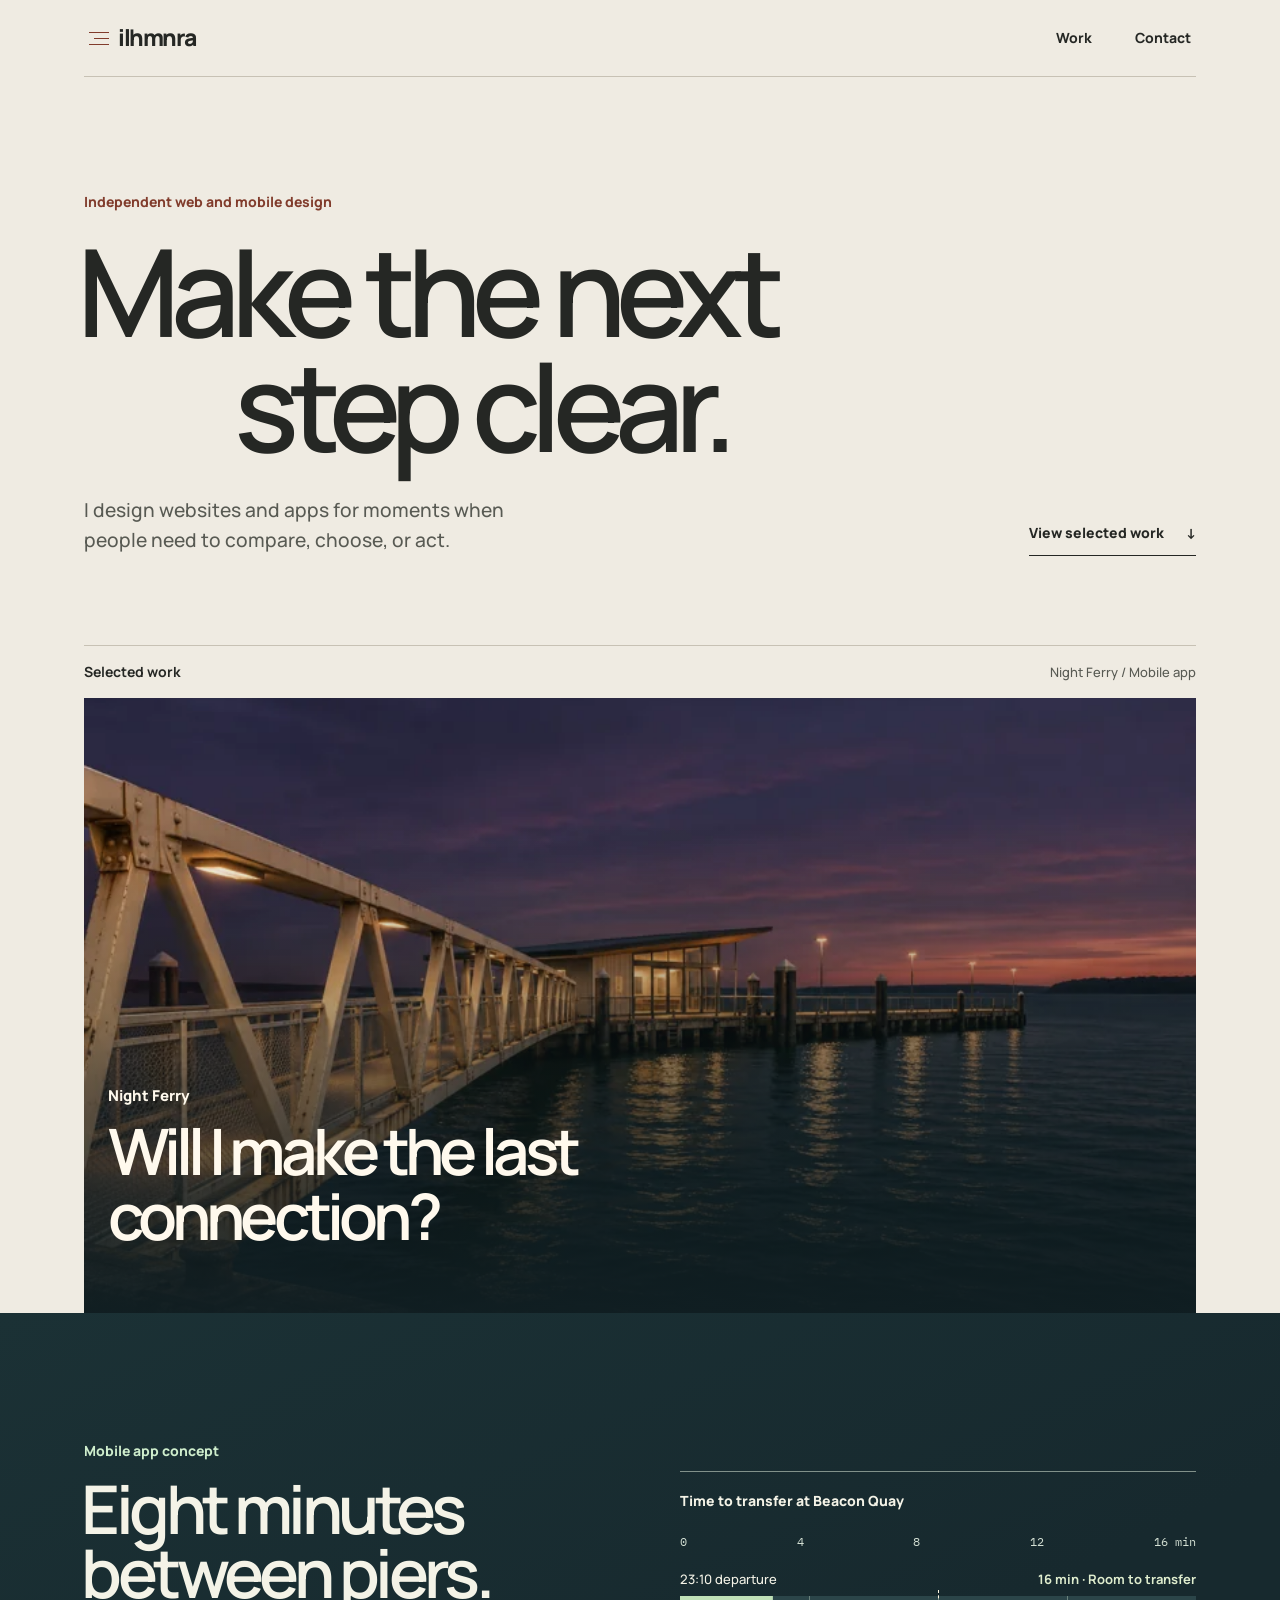
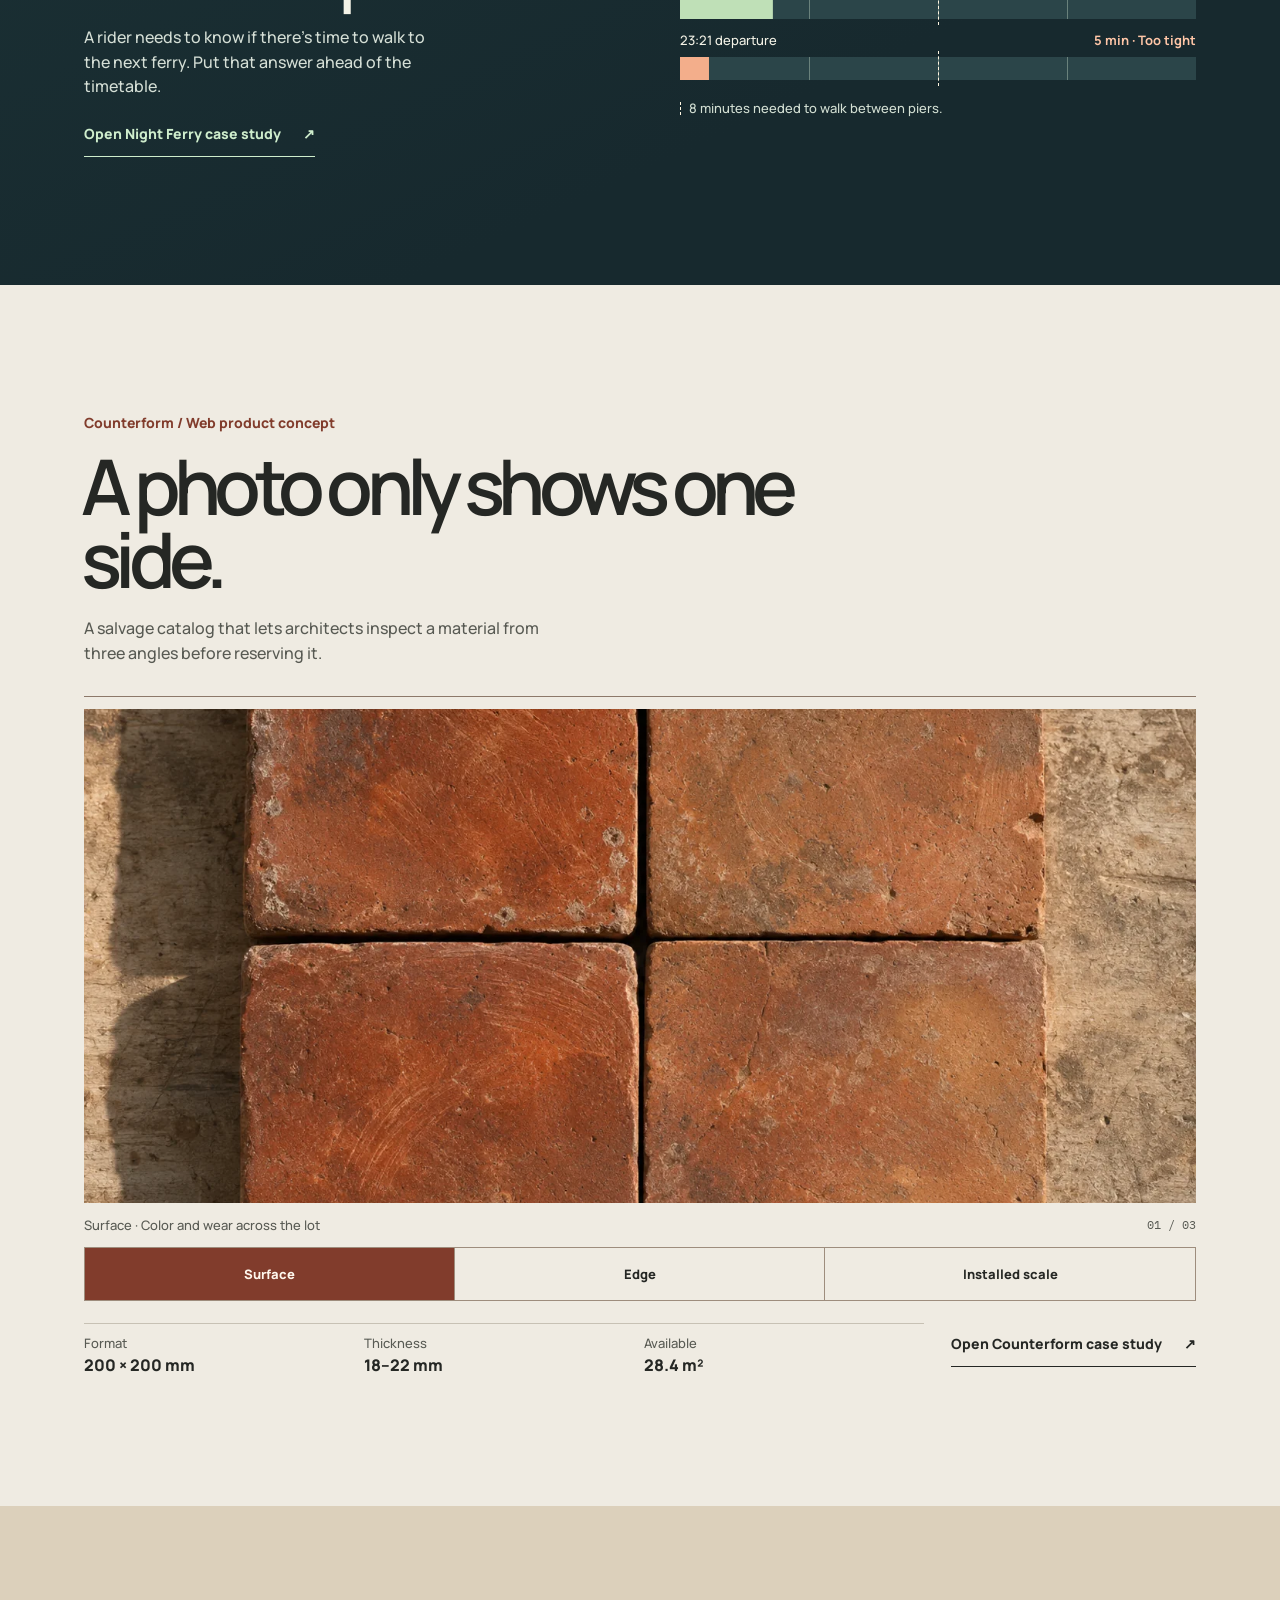
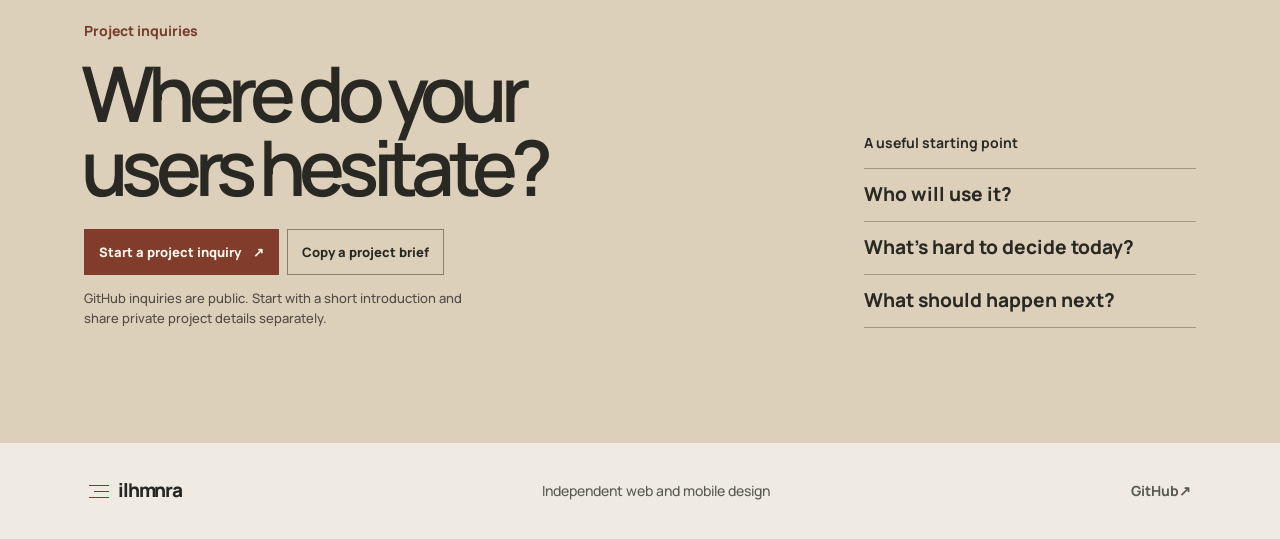
<file: site/index.html>
<!doctype html>
<html lang="en"><head>
<meta charset="utf-8">
<meta name="viewport" content="width=device-width,initial-scale=1">
<meta name="description" content="Web and mobile app design · Web and mobile design by Ilhmnra.">
<title>Web and mobile app design — Ilhmnra</title>
<link rel="icon" href="assets/mark.png">
<link rel="stylesheet" href="styles.css">
<script defer src="app.js"></script>
<script defer src="sequence.js"></script>
</head><body class="home"><a class="skip" href="#main">Skip to content</a>
<header class="mast shell">
  <a class="identity" href="./" aria-label="Ilhmnra home"><span class="mark" aria-hidden="true"></span> ilhmnra</a>
  <nav aria-label="Main"><a href="#work">Work</a><a href="#contact">Contact</a></nav>
</header>
<main id="main">
  <section class="premise shell" aria-labelledby="premise-title">
    <p class="service">Independent web and mobile design</p>
    <h1 id="premise-title"><span>Make the next</span> <span>step clear.</span></h1>
    <div class="premise-bottom">
      <p>I design websites and apps for moments when people need to compare, choose, or act.</p>
      <a class="text-link" href="#work">View selected work <span aria-hidden="true">↓</span></a>
    </div>
  </section>

  <section id="work" class="work-opening" aria-labelledby="work-title">
    <header class="chapter-label shell"><h2 id="work-title">Selected work</h2><span>Night Ferry <span aria-hidden="true">/</span> Mobile app</span></header>
    <figure class="waterfront">
      <div class="waterfront-frame">
        <picture>
          <source media="(max-width: 600px)" srcset="assets/harbor-small.webp">
          <img src="assets/harbor.webp" width="1536" height="1024" alt="A lamp-lit gangway leading toward a ferry terminal at night" data-optional-media fetchpriority="high">
        </picture>
        <figcaption><span>Night Ferry</span><strong>Will I make the last connection?</strong></figcaption>
      </div>
    </figure>
  </section>

  <section class="transfer-chapter" aria-labelledby="transfer-heading">
    <div class="shell transfer-layout">
      <div class="transfer-intro">
        <p class="service">Mobile app concept</p>
        <h2 id="transfer-heading">Eight minutes<br> between piers.</h2>
        <p>A rider needs to know if there’s time to walk to the next ferry. Put that answer ahead of the timetable.</p>
        <a class="text-link" href="night-ferry/">Open Night Ferry case study <span aria-hidden="true">↗</span></a>
      </div>
      <figure class="comparison">
        <figcaption>Time to transfer at Beacon Quay</figcaption>
        <div class="time-axis" aria-hidden="true"><span>0</span><span>4</span><span>8</span><span>12</span><span>16 min</span></div>
        <div class="time-track earlier">
          <div class="track-label"><span>23:10 departure</span><strong>16 min · Room to transfer</strong></div>
          <div class="track-rail" aria-hidden="true"><span class="track-fill"></span></div>
        </div>
        <div class="time-track later">
          <div class="track-label"><span>23:21 departure</span><strong>5 min · Too tight</strong></div>
          <div class="track-rail" aria-hidden="true"><span class="track-fill"></span></div>
        </div>
        <p class="walk-key">8 minutes needed to walk between piers.</p>
      </figure>
    </div>
  </section>

  <section class="shell materials" aria-labelledby="materials-title">
    <header class="materials-heading">
      <p class="service">Counterform / Web product concept</p>
      <h2 id="materials-title">A photo only shows one side.</h2>
      <p>A salvage catalog that lets architects inspect a material from three angles before reserving it.</p>
    </header>
    <div class="inspection">
      <figure class="inspection-view" id="lot-view">
        <div class="cf-image" id="lot-image"><img src="assets/surface.webp" width="1440" height="960" loading="lazy" alt="Terracotta tiles with worn edges and variable tones" data-optional-media></div>
        <figcaption><span id="view-caption" role="status">Surface · Color and wear across the lot</span><span class="view-index" id="view-index">01 / 03</span></figcaption>
      </figure>
      <div class="view-options" role="group" aria-label="Inspection angle">
        <button type="button" data-view="surface" aria-controls="lot-view" aria-pressed="true">Surface</button>
        <button type="button" data-view="edge" aria-controls="lot-view" aria-pressed="false">Edge</button>
        <button type="button" data-view="scale" aria-controls="lot-view" aria-pressed="false">Installed scale</button>
      </div>
      <div class="inspection-facts">
        <dl><div><dt>Format</dt><dd>200 × 200 mm</dd></div><div><dt>Thickness</dt><dd>18–22 mm</dd></div><div><dt>Available</dt><dd>28.4 m²</dd></div></dl>
        <a class="text-link" href="counterform/">Open Counterform case study <span aria-hidden="true">↗</span></a>
      </div>
    </div>
  </section>

  <section id="contact" class="inquiry">
    <div class="shell inquiry-layout">
      <div>
        <p class="service">Project inquiries</p>
        <h2>Where do your<br> users hesitate?</h2>
        <div class="contact-actions"><a class="button" href="https://github.com/ilhmnra/design-portfolio/issues/new">Start a project inquiry <span aria-hidden="true">↗</span></a><button type="button" class="button secondary" id="open-brief" hidden>Copy a project brief</button></div>
        <p class="public-note">GitHub inquiries are public. Start with a short introduction and share private project details separately.</p>
      </div>
      <div class="brief-questions">
        <h3>A useful starting point</h3>
        <ul><li>Who will use it?</li><li>What’s hard to decide today?</li><li>What should happen next?</li></ul>
      </div>
    </div>
  </section>
  <dialog class="sheet" id="brief-dialog" aria-labelledby="brief-title">
    <div class="sheet-top"><h2 id="brief-title">Project brief</h2><form method="dialog"><button class="icon-button" aria-label="Close brief">×</button></form></div>
    <p>Fill out the prompts and share them when we connect.</p>
    <label for="brief-text">Brief template</label>
    <textarea id="brief-text" rows="6">Who will use it?
What is hard to decide today?
What should happen next?
What screens do you need?
What is your timeline?
Where can we discuss feedback?</textarea>
    <button class="button" id="copy-brief" type="button">Copy brief</button>
    <p class="status" id="brief-status" role="status"></p>
  </dialog>
</main>
<footer class="foot shell"><a class="identity" href="./"><span class="mark" aria-hidden="true"></span> ilhmnra</a><span>Independent web and mobile design</span><a href="https://github.com/ilhmnra">GitHub <span aria-hidden="true">↗</span></a></footer>
</body></html>
</file>
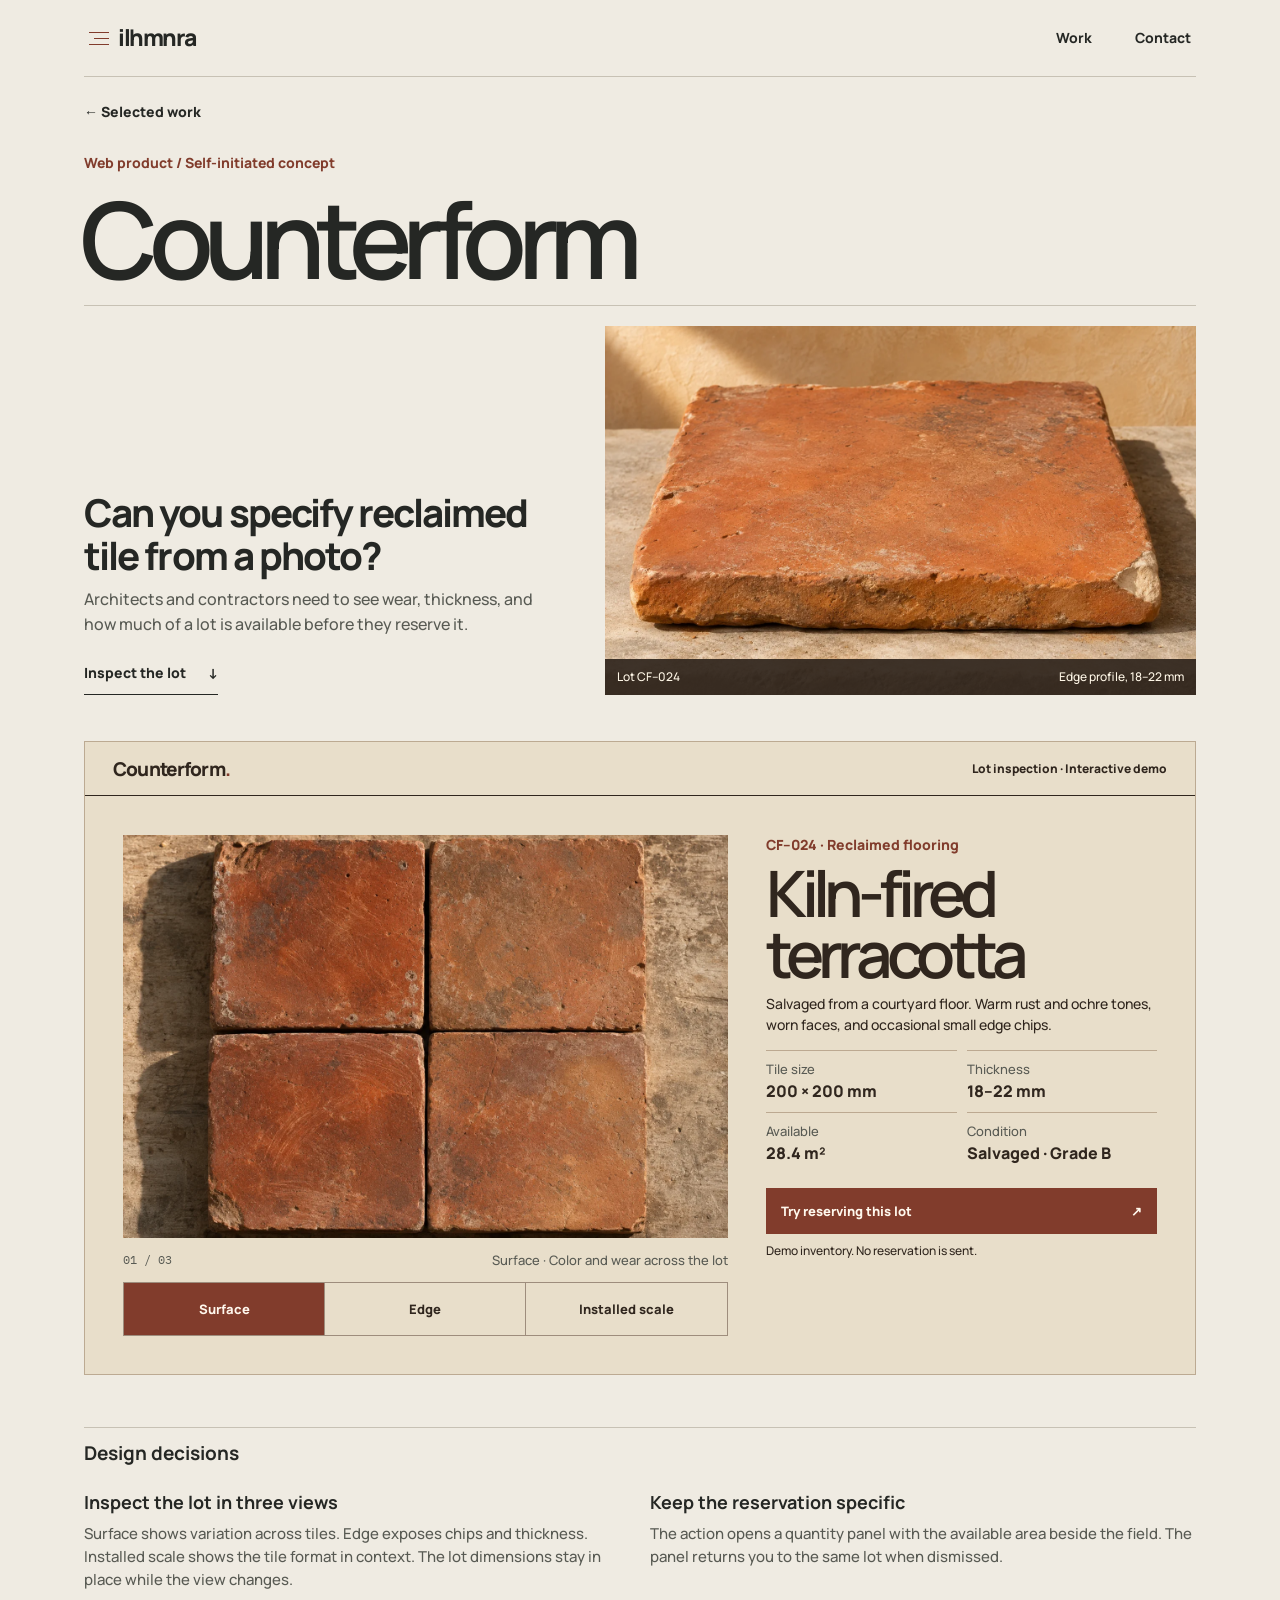
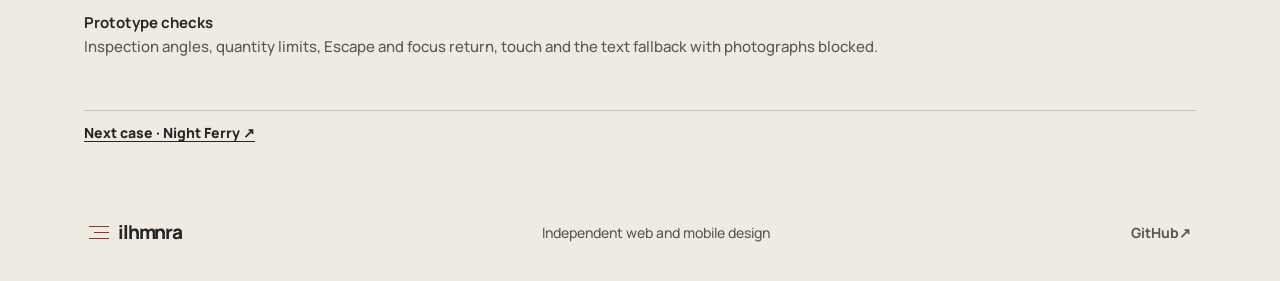
<file: site/counterform/index.html>
<!doctype html>
<html lang="en"><head>
<meta charset="utf-8">
<meta name="viewport" content="width=device-width,initial-scale=1">
<meta name="description" content="Counterform · Web and mobile design by Ilhmnra.">
<title>Counterform — Ilhmnra</title>
<link rel="icon" href="../assets/mark.png">
<link rel="stylesheet" href="../styles.css">
<script defer src="../app.js"></script>

</head><body class="case material-case"><a class="skip" href="#main">Skip to content</a>
<header class="mast shell">
  <a class="identity" href="../" aria-label="Ilhmnra home"><span class="mark" aria-hidden="true"></span> ilhmnra</a>
  <nav aria-label="Main"><a href="../#work">Work</a><a href="../#contact">Contact</a></nav>
</header>
<main id="main" class="shell case-page"><a class="back" href="../#work">← Selected work</a>

<section class="case-lead material-lead" aria-labelledby="case-title">
  <div class="case-ident">
    <p class="service">Web product / Self-initiated concept</p>
    <h1 id="case-title">Counterform</h1>
  </div>
  <div>
    <p class="case-question">Can you specify reclaimed tile from a photo?</p>
    <p class="case-summary">Architects and contractors need to see wear, thickness, and how much of a lot is available before they reserve it.</p>
    <a class="text-link" href="#inspection-demo">Inspect the lot <span aria-hidden="true">↓</span></a>
  </div>
  <figure class="case-art">
    <img src="../assets/edge.webp" width="1440" height="960" alt="Chipped terracotta tile edge in raking sunlight" data-optional-media>
    <figcaption><span>Lot CF–024</span><span>Edge profile, 18–22 mm</span></figcaption>
  </figure>
</section>
<section class="cf-prototype" id="inspection-demo" aria-labelledby="lot-title">
<div class="proto-bar"><span class="proto-brand">Counterform<span class="cf-dot">.</span></span><span class="proto-tag">Lot inspection · Interactive demo</span></div>
<div class="cf-layout">
<div class="cf-visual">
<figure class="cf-figure" id="lot-view"><div class="cf-image" id="lot-image"><span class="cf-placeholder" aria-hidden="true"></span><img src="../assets/surface.webp" width="1440" height="960" alt="Top view of terracotta tiles with worn edges and a range of red and ochre tones" data-optional-media fetchpriority="high"></div><figcaption><span class="view-index" id="view-index">01 / 03</span><span id="view-caption" role="status">Surface · Color and wear across the lot</span></figcaption></figure>
<div class="view-options" role="group" aria-label="Inspection angle"><button type="button" data-view="surface" aria-controls="lot-view" aria-pressed="true">Surface</button><button type="button" data-view="edge" aria-controls="lot-view" aria-pressed="false">Edge</button><button type="button" data-view="scale" aria-controls="lot-view" aria-pressed="false">Installed scale</button></div>
</div><div class="cf-data"><p class="eyebrow">CF–024 · Reclaimed flooring</p><h2 id="lot-title">Kiln-fired<br>terracotta</h2><p>Salvaged from a courtyard floor. Warm rust and ochre tones, worn faces, and occasional small edge chips.</p><dl class="specs"><div><dt>Tile size</dt><dd>200 × 200 mm</dd></div><div><dt>Thickness</dt><dd>18–22 mm</dd></div><div><dt>Available</dt><dd>28.4 m²</dd></div><div><dt>Condition</dt><dd>Salvaged · Grade B</dd></div></dl><button type="button" class="button cf-action" id="open-hold">Try reserving this lot <span aria-hidden="true">↗</span></button><p class="prototype-note">Demo inventory. No reservation is sent.</p><p id="hold-status" class="status" role="status"></p></div></div></section>
<dialog class="sheet" id="hold-dialog" aria-labelledby="hold-title"><div class="sheet-top"><h2 id="hold-title">Reserve a quantity</h2><form method="dialog"><button class="icon-button" aria-label="Close reservation">×</button></form></div><p>Kiln-fired terracotta · CF–024 · 28.4 m² available</p><form id="hold-form"><label for="hold-amount">Area in square metres</label><input type="number" name="area" id="hold-amount" min="0.1" max="28.4" step="0.1" value="10" required><button type="submit" class="button">Preview reservation</button></form></dialog>
<section class="case-notes" aria-labelledby="notes-title"><div class="section-heading"><h2 id="notes-title">Design decisions</h2></div><div class="notes-grid"><article><h3>Inspect the lot in three views</h3><p>Surface shows variation across tiles. Edge exposes chips and thickness. Installed scale shows the tile format in context. The lot dimensions stay in place while the view changes.</p></article><article><h3>Keep the reservation specific</h3><p>The action opens a quantity panel with the available area beside the field. The panel returns you to the same lot when dismissed.</p></article></div><p class="checked"><strong>Prototype checks</strong> Inspection angles, quantity limits, Escape and focus return, touch and the text fallback with photographs blocked.</p></section><div class="next-case"><a href="../night-ferry/">Next case · Night Ferry ↗</a></div></main>
<footer class="foot shell"><a class="identity" href="../"><span class="mark" aria-hidden="true"></span> ilhmnra</a><span>Independent web and mobile design</span><a href="https://github.com/ilhmnra">GitHub <span aria-hidden="true">↗</span></a></footer>
</body></html>
</file>
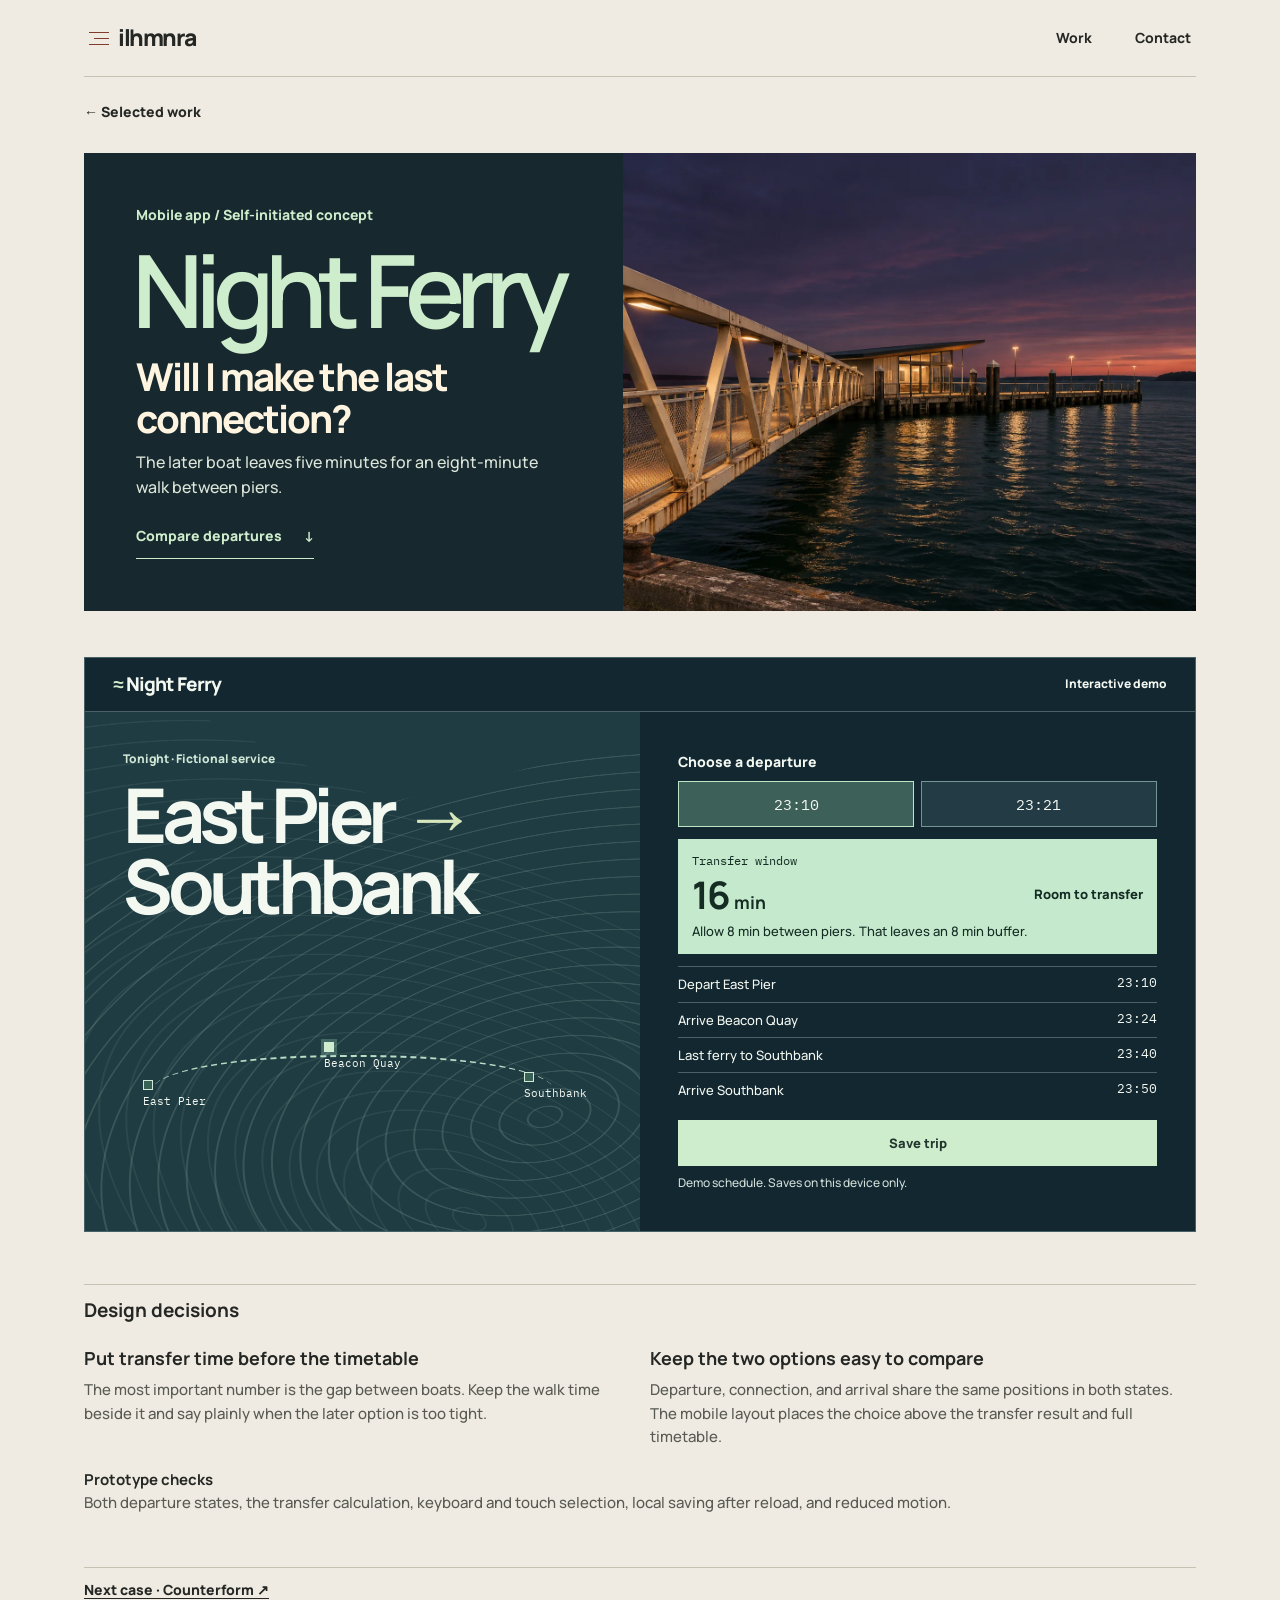
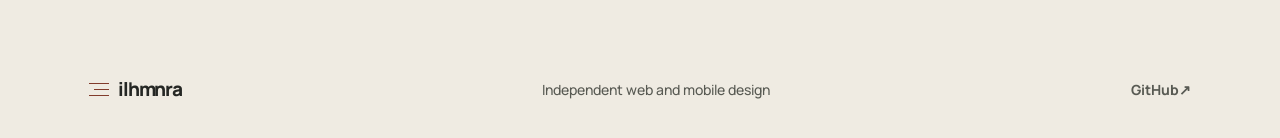
<file: site/night-ferry/index.html>
<!doctype html>
<html lang="en"><head>
<meta charset="utf-8">
<meta name="viewport" content="width=device-width,initial-scale=1">
<meta name="description" content="Night Ferry · Web and mobile design by Ilhmnra.">
<title>Night Ferry — Ilhmnra</title>
<link rel="icon" href="../assets/mark.png">
<link rel="stylesheet" href="../styles.css">
<script defer src="../app.js"></script>

</head><body class="case ferry-case"><a class="skip" href="#main">Skip to content</a>
<header class="mast shell">
  <a class="identity" href="../" aria-label="Ilhmnra home"><span class="mark" aria-hidden="true"></span> ilhmnra</a>
  <nav aria-label="Main"><a href="../#work">Work</a><a href="../#contact">Contact</a></nav>
</header>
<main id="main" class="shell case-page"><a class="back" href="../#work">← Selected work</a>

<section class="case-lead ferry-lead" aria-labelledby="case-title">
  <div class="ferry-lead-text">
    <p class="service">Mobile app / Self-initiated concept</p>
    <h1 id="case-title">Night Ferry</h1>
    <p class="case-question">Will I make the last connection?</p>
    <p class="case-summary">The later boat leaves five minutes for an eight-minute walk between piers.</p>
    <a class="text-link" href="#crossing-demo">Compare departures <span aria-hidden="true">↓</span></a>
  </div>
  <figure class="ferry-lead-art">
    <img src="../assets/harbor.webp" width="1536" height="1024" alt="Footbridge between ferry piers at night" data-optional-media>
  </figure>
</section>
<section class="nf-prototype" id="crossing-demo" aria-labelledby="trip-title"><div class="proto-bar"><span class="proto-brand"><span class="ferry-mark" aria-hidden="true">≈</span> Night Ferry</span><span class="proto-tag">Interactive demo</span></div>
<div class="nf-layout"><div class="nf-scene"><p class="eyebrow">Tonight · Fictional service</p><h2 id="trip-title">East Pier <span>→</span><br> Southbank</h2><div class="route-map" aria-hidden="true"><div class="map-water water-a"></div><div class="map-water water-b"></div><div class="route-track"></div><div class="route-stop stop-a"><i></i><span>East Pier</span></div><div class="route-stop stop-b"><i></i><span>Beacon Quay</span></div><div class="route-stop stop-c"><i></i><span>Southbank</span></div></div></div>
<div class="nf-panel"><fieldset class="departures"><legend>Choose a departure</legend><div class="choice-row"><label><input type="radio" name="sailing" value="early" checked><span>23:10</span></label><label><input type="radio" name="sailing" value="late"><span>23:21</span></label></div></fieldset>
<div class="transfer" id="transfer" data-state="good" role="status" aria-atomic="true"><span class="transfer-label">Transfer window</span><strong><span id="transfer-value">16</span> <small>min</small></strong><span id="transfer-label">Room to transfer</span><p id="transfer-detail">Allow 8 min between piers. That leaves an 8 min buffer.</p></div>
<ol class="times"><li><span>Depart East Pier</span><strong id="depart-time">23:10</strong></li><li><span>Arrive Beacon Quay</span><strong id="arrive-time">23:24</strong></li><li><span>Last ferry to Southbank</span><strong>23:40</strong></li><li><span>Arrive Southbank</span><strong>23:50</strong></li></ol>
<button type="button" class="button nf-action" id="save-trip" aria-pressed="false">Save trip</button><p class="prototype-note" id="save-status" role="status">Demo schedule. Saves on this device only.</p></div></div></section>
<section class="case-notes" aria-labelledby="notes-title"><div class="section-heading"><h2 id="notes-title">Design decisions</h2></div><div class="notes-grid"><article><h3>Put transfer time before the timetable</h3><p>The most important number is the gap between boats. Keep the walk time beside it and say plainly when the later option is too tight.</p></article><article><h3>Keep the two options easy to compare</h3><p>Departure, connection, and arrival share the same positions in both states. The mobile layout places the choice above the transfer result and full timetable.</p></article></div><p class="checked"><strong>Prototype checks</strong> Both departure states, the transfer calculation, keyboard and touch selection, local saving after reload, and reduced motion.</p></section><div class="next-case"><a href="../counterform/">Next case · Counterform ↗</a></div></main>
<footer class="foot shell"><a class="identity" href="../"><span class="mark" aria-hidden="true"></span> ilhmnra</a><span>Independent web and mobile design</span><a href="https://github.com/ilhmnra">GitHub <span aria-hidden="true">↗</span></a></footer>
</body></html>
</file>
<file: site/styles.css>
@font-face {font-family:Manrope;src:url(assets/manrope.woff2) format("woff2");font-weight:200 800;font-display:swap}
@font-face {font-family:Newsreader;src:url(assets/newsreader.woff2) format("woff2");font-weight:200 800;font-display:swap}
@font-face {font-family:Plex;src:url(assets/ibm-plex-mono.woff2) format("woff2");font-display:swap}
:root {
  color-scheme:light;
  --paper:#efebe2; --ink:#252724; --muted:#585a53; --dim:#62645c;
  --rule:#c7c1b4; --rust:#813c2c; --navy:#17292e; --mint:#ceedcc;
  --shell:1112px; --gutter:clamp(20px,5.6vw,82px);
  --sans:Manrope,Arial,sans-serif; --mono:Plex,monospace;
}
* {box-sizing:border-box}
body {margin:0;background:var(--paper);color:var(--ink);font:500 16px/1.55 var(--sans)}
h1,h2,h3,p,figure,dl,dd {margin:0}
a {color:inherit;text-underline-offset:.23em}
img {display:block;width:100%;height:auto}
button,input,textarea {font:inherit}
button {cursor:pointer}
button[hidden],img[data-failed] {display:none}
.skip {position:fixed;inset:10px auto auto 10px;z-index:10;background:var(--ink);color:var(--paper);padding:10px 18px;transform:translateY(-150%)}
.skip:focus {transform:none}
:where(a,button,input,textarea):focus-visible {outline:2px solid #a14630;outline-offset:4px}
:where(section[id],#main) {scroll-margin-top:22px}
.shell {width:min(var(--shell),100% - 2 * var(--gutter));margin-inline:auto}
.mast,.foot {display:flex;align-items:center;justify-content:space-between;gap:18px;font-size:14px}
.mast {height:77px;border-bottom:1px solid var(--rule)}
.mast nav {display:flex;gap:clamp(12px,2.6vw,40px)}
.mast a,.foot a {display:inline-flex;align-items:center;min-height:44px;padding-inline:5px;text-decoration:none}
.mast nav a,.foot a:last-child {font-weight:750}
.mast nav a:hover,.foot a:last-child:hover {text-decoration:underline}
.identity {display:inline-flex;align-items:center;gap:9px;font-size:23px;font-weight:800;letter-spacing:-.061em}
.mark {width:20px;height:13px;display:inline-block;position:relative;border-top:1px solid currentColor;border-bottom:1px solid currentColor;color:var(--rust)}
.mark:after {content:"";position:absolute;height:1px;width:74%;right:0;top:calc(50% - .5px);background:currentColor}
.premise {padding-block:clamp(78px,9vw,155px) clamp(49px,7vw,106px)}
.service {font-size:14px;line-height:1.45;font-weight:770}
.premise>.service {color:var(--rust)}
.premise h1 {
  margin-block:21px 34px;margin-left:-.055em;
  font-size:clamp(62px,9.5vw,143px);font-weight:570;line-height:.94;letter-spacing:-.075em;word-spacing:.025em;
}
.premise h1 span {display:block}
.premise h1 span+span {margin-left:14%}
.premise-bottom {display:flex;justify-content:space-between;align-items:flex-end;gap:28px}
.premise-bottom p {max-width:38ch;color:var(--muted);font-size:clamp(16px,1.5vw,21px);line-height:1.55}
.text-link {
  display:inline-flex;align-items:center;justify-content:space-between;gap:22px;min-height:44px;
  width:fit-content;padding:7px 0;border-bottom:1px solid currentColor;text-decoration:none;
  font-size:14px;font-weight:800;line-height:1.35
}
.text-link:hover {color:var(--rust)}
.chapter-label {min-height:53px;border-top:1px solid var(--rule);display:flex;align-items:center;justify-content:space-between;gap:14px;font-size:13px}
.chapter-label h2 {font-size:14px}
.chapter-label>span {color:var(--muted)}
.waterfront {margin:0;position:relative}
.waterfront-frame {
  position:relative;isolation:isolate;width:100%;max-width:none;margin-inline:auto;height:clamp(345px,48vw,780px);
  background:#263d41;overflow:hidden;color:#fff9ed
}
.enhanced .waterfront-frame {width:calc(min(var(--shell),100% - 2 * var(--gutter)) + var(--expand,0) * (100% - min(var(--shell),100% - 2 * var(--gutter))))}
.waterfront :is(picture,img) {position:absolute;inset:0;width:100%;height:100%}
.waterfront img {object-fit:cover;object-position:50% 58%}
.waterfront-frame:after {content:"";position:absolute;inset:20% 0 0;background:linear-gradient(0deg,#101e22fa 0%,#101e224d 65%,transparent);pointer-events:none}
.waterfront figcaption {position:absolute;z-index:1;left:max(24px,calc((100% - var(--shell)) / 2));right:20px;bottom:clamp(30px,5vw,76px);display:grid;gap:11px}
.waterfront figcaption span {font-size:15px;font-weight:800}
.waterfront figcaption strong {font-size:clamp(32px,5vw,73px);letter-spacing:-.075em;line-height:1.02;font-weight:620;max-width:15ch}
.transfer-chapter {background:linear-gradient(155deg,#1b3135,var(--navy) 65%);color:#f4f3e7;padding-block:clamp(65px,10vw,153px)}
.transfer-layout {display:grid;grid-template-columns:minmax(0,1.05fr) minmax(0,1fr);gap:clamp(28px,4.2vw,72px);align-items:center}
.transfer-intro .service,.transfer-chapter .text-link {color:var(--mint)}
.transfer-intro h2,.materials h2,.inquiry h2,.case-lead h1 {font-size:clamp(44px,6vw,89px);line-height:.96;font-weight:600;letter-spacing:-.087em;margin:15px 0 20px -.04em}
.transfer-intro h2 {font-size:clamp(41px,5.25vw,75px);letter-spacing:-.068em}
.transfer-intro>p:not(.service) {max-width:35ch;color:#d5dfd6}
.transfer-intro .text-link {margin-top:14px}
.transfer-chapter :focus-visible,.ferry-case :where(.nf-prototype,.case-lead) :focus-visible {outline-color:#f8dca6}
.comparison {border-top:1px solid #81918a;padding-block:18px 9px;min-width:0}
.comparison figcaption {font-size:14px;font-weight:800}
.time-axis {display:flex;justify-content:space-between;padding:23px 0 8px;color:#d4e0d4;font:400 12px/1.3 var(--mono);font-variant-numeric:tabular-nums}
.time-track {position:relative;padding-top:11px}
.track-label {display:flex;justify-content:space-between;gap:6px;font-size:13px}
.track-label strong {text-align:right}
.earlier strong {color:#dfedce}
.later strong {color:#ffc6a7}
.track-rail {position:relative;height:23px;background:repeating-linear-gradient(90deg,#b6ccbb72 0 1px,transparent 1px 25%),#2b4549;margin-top:7px}
.track-rail:after {content:"";position:absolute;inset:-6px auto -6px 50%;border-left:1px dashed #fff6e1}
.track-fill {background:#bfe0b7;display:block;width:100%;height:100%;transform-origin:left}
.later .track-fill {width:31.25%;background:#f3ae8b}
.enhanced .track-fill {transform:scaleX(var(--proof,1))}
.walk-key {font-size:13px;padding-top:18px;color:#d4e0d4}
.walk-key:before {content:"";display:inline-block;height:13px;border-left:1px dashed #fff6e1;vertical-align:-2px;margin-right:8px}
.materials {padding-block:clamp(68px,10vw,145px)}
.materials-heading {max-width:730px;margin-bottom:30px}
.materials-heading .service,.material-case .service {color:var(--rust)}
.materials-heading>p:last-child {color:var(--muted);max-width:49ch}
.inspection {border-top:1px solid #8c7869}
.inspection-view {padding-top:12px}
.cf-image {position:relative;background:linear-gradient(126deg,#714c3c,#3d2c23);overflow:hidden;aspect-ratio:2.25}
.cf-image img {position:absolute;inset:0;height:100%;object-fit:cover;object-position:50% 53%}
.inspection-view figcaption,.cf-figure figcaption {display:flex;align-items:center;justify-content:space-between;gap:10px;min-height:44px;padding:8px 0;color:var(--muted);font-size:13px}
.view-index {font:400 12px/1.3 var(--mono);white-space:nowrap}
.view-options {display:grid;grid-template-columns:repeat(3,minmax(0,1fr));border:1px solid #9e8d7d}
.view-options button {
  padding:8px clamp(5px,1vw,13px);min-width:0;min-height:52px;border:0;border-right:1px solid #9e8d7d;
  border-radius:0;background:transparent;color:inherit;font-size:13px;font-weight:780;line-height:1.25;
}
.view-options button:last-child {border-right:0}
.view-options button:hover {background:#e2d9ca}
.view-options button[aria-pressed=true] {background:var(--rust);color:#fff7ed}
.view-options button:focus-visible {position:relative;z-index:1;outline-offset:-5px;outline-color:#2a261f}
.view-options button[aria-pressed=true]:focus-visible {outline-color:#fff7ed}
.inspection-facts {display:grid;grid-template-columns:minmax(0,1fr) auto;align-items:start;gap:27px;margin-top:22px}
.inspection-facts dl {display:grid;grid-template-columns:repeat(3,minmax(0,1fr));border-top:1px solid var(--rule)}
.inspection-facts dl>div {padding:9px 8px 0 0}
.inspection-facts dt,.specs dt {color:var(--muted);font-size:13px}
.inspection-facts dd,.specs dd {font-weight:800}
.inquiry {padding-block:clamp(62px,9vw,130px);background:#dcd0bb;color:#292822}
.inquiry-layout {display:grid;grid-template-columns:minmax(0,1.35fr) minmax(240px,.65fr);gap:clamp(24px,7vw,130px);align-items:end}
.inquiry .service {color:#783d2e}
.inquiry h2 {max-width:11ch}
.contact-actions {display:flex;gap:8px;flex-wrap:wrap;margin:25px 0 13px}
.public-note {color:#534940;max-width:51ch;font-size:13px}
.button {display:inline-flex;align-items:center;justify-content:space-between;gap:12px;padding:9px 14px;min-height:46px;border:1px solid transparent;background:var(--rust);color:#fff8ed;text-decoration:none;font-size:13px;font-weight:800;text-align:left}
.button:hover {background:#623022}
.button.secondary {background:transparent;color:inherit;border-color:#8c7c69}
.button.secondary:hover {background:#cfc0a8}
.brief-questions h3 {font-size:14px;margin-bottom:14px}
.brief-questions ul {list-style:none;padding:0;margin:0}
.brief-questions li {border-top:1px solid #a69682;padding:13px 0;font-size:clamp(15px,1.5vw,20px);font-weight:760;line-height:1.35}
.brief-questions li:last-child {border-bottom:1px solid #a69682}
.foot {min-height:96px;padding-block:13px;color:var(--muted)}
.foot .identity {font-size:19px;color:var(--ink)}
.sheet {width:min(90vw,470px);max-height:90vh;margin:auto;padding:24px;border:1px solid #ae9d8b;color:var(--ink);background:var(--paper);box-shadow:0 14px 66px #271a2254}
.sheet::backdrop {background:#201c1ab0}
.sheet-top {display:flex;justify-content:space-between;align-items:center;gap:8px}
.sheet h2 {font-size:31px;line-height:1.05;letter-spacing:-.05em}
.sheet p {margin:11px 0;color:var(--muted);font-size:14px}
.sheet label {font-size:14px;font-weight:800}
.sheet textarea,.sheet input {display:block;width:100%;padding:11px;margin:7px 0 14px;background:#fcf8ee;border:1px solid #8a7f72;color:inherit}
.icon-button {display:grid;place-items:center;width:44px;height:44px;background:transparent;color:inherit;border:1px solid var(--rule);font-size:22px}
.status:empty {display:none}
@media(max-width:880px) {
  .transfer-layout {gap:27px}
  .premise h1 {letter-spacing:-.08em}
}
@media(max-width:650px) {
  .mast {height:64px}
  .premise {padding-block:65px 40px}
  .premise h1 {font-size:clamp(51px,12.5vw,84px);margin-block:18px 24px;letter-spacing:-.078em}
  .premise h1 span+span {margin-left:9%}
  .premise-bottom {display:block}
  .premise-bottom p {max-width:34ch}
  .premise-bottom .text-link {margin-top:10px}
  .waterfront-frame {height:370px}
  .waterfront img {object-position:59% 50%}
  .waterfront figcaption strong {max-width:13ch}
  .transfer-layout,.inquiry-layout {grid-template-columns:1fr;gap:32px}
  .transfer-intro h2,.materials h2,.inquiry h2 {font-size:clamp(42px,11.25vw,66px)}
  .cf-image {aspect-ratio:1.34}
  .inspection-facts {grid-template-columns:1fr;gap:10px}
  .inspection-facts dd {font-size:14px}
  .foot>span {display:none}
}
@media(prefers-reduced-motion:reduce) {
  *,*::before,*::after {animation-duration:0s!important;transition-duration:0s!important;scroll-behavior:auto!important}
  .enhanced .waterfront-frame {width:100%}
  .enhanced .track-fill {transform:none}
}

/* The two applications retain distinct surfaces within the portfolio. */
.case-page {padding-bottom:30px}
.back,.next-case a {display:inline-flex;align-items:center;min-height:44px;font-size:14px;font-weight:800}
.back {margin-top:13px;text-decoration:none}
.back:hover {text-decoration:underline}
.case-lead {margin:19px 0 46px}
.case-lead h1 {font-size:clamp(52px,7.9vw,114px);margin-bottom:18px}
.case-question {font-size:clamp(21px,3vw,39px);line-height:1.1;font-weight:760;letter-spacing:-.05em}
.case-summary {max-width:48ch;color:var(--muted);margin-top:10px}
.case-lead .text-link {margin-top:15px}
.material-lead {display:grid;grid-template-columns:minmax(0,.9fr) minmax(0,1.1fr);gap:20px 38px;align-items:end}
.material-lead .case-ident {grid-column:1/-1;border-bottom:1px solid var(--rule);padding-bottom:15px}
.material-lead h1 {margin-bottom:0;font-size:clamp(52px,8.3vw,114px)}
.case-art {background:#9c6d50;position:relative;aspect-ratio:1.6}
.case-art img {height:100%;object-fit:cover}
.case-art figcaption {position:absolute;inset:auto 0 0;padding:9px 12px;color:#fff7e7;background:#32271eee;display:flex;justify-content:space-between;gap:8px;font-size:12px}
.ferry-lead {display:grid;grid-template-columns:minmax(0,.97fr) minmax(0,1.03fr);min-height:389px;background:var(--navy);color:#fff4df}
.ferry-lead-text {padding:clamp(25px,4.1vw,56px);align-self:end}
.ferry-lead h1,.ferry-lead .service,.ferry-lead .text-link {color:var(--mint)}
.ferry-lead .case-summary {color:#dde6da}
.ferry-lead-art {position:relative;background:#223b3d}
.ferry-lead-art img {position:absolute;inset:0;height:100%;object-fit:cover;object-position:56% center}
.proto-bar {min-height:54px;display:flex;align-items:center;justify-content:space-between;gap:12px;padding:9px clamp(13px,2.2vw,30px);border-bottom:1px solid currentColor}
.proto-brand {font-size:19px;font-weight:800;line-height:1.2;letter-spacing:-.045em}
.proto-tag,.eyebrow {font-size:12px;font-weight:800;line-height:1.4}
.proto-tag {text-align:right}
.cf-prototype {background:#e8deca;border:1px solid #bcaa92;color:#30261e}
.cf-layout {display:grid;grid-template-columns:minmax(0,1.55fr) minmax(0,1fr);gap:clamp(17px,3vw,42px);padding:clamp(15px,3vw,40px)}
.cf-dot,.cf-data .eyebrow {color:var(--rust)}
.cf-layout .cf-image {aspect-ratio:1.5}
.cf-data h2 {font-size:clamp(37px,5vw,64px);font-weight:620;line-height:.94;letter-spacing:-.089em;margin:9px 0}
.cf-data p {font-size:14px}
.specs {display:grid;grid-template-columns:1fr 1fr;gap:0 10px;margin-block:14px}
.specs>div {border-top:1px solid #bca991;padding:8px 0}
.cf-action {width:100%}
#hold-status {margin-top:8px;font-weight:800}
.prototype-note {font-size:12px!important;margin-top:8px}
.nf-prototype {background:#132731;border:1px solid #476168;color:#f3f8f1}
.nf-prototype .proto-bar {border-color:#4a6267}
.ferry-mark {color:var(--mint)}
.nf-layout {display:grid;grid-template-columns:minmax(0,1fr) minmax(0,1fr)}
.nf-scene {position:relative;isolation:isolate;overflow:hidden;display:flex;flex-direction:column;min-height:360px;padding:clamp(16px,3vw,40px);background:#1f3c43}
.nf-scene .eyebrow {color:#d1e8d7}
.nf-scene h2 {font-size:clamp(37px,5.9vw,78px);line-height:.95;letter-spacing:-.075em;margin-top:11px}
.nf-scene h2 span {color:#d7e7bc}
.route-map {position:relative;flex:1;min-height:140px;margin-top:20px}
.map-water {position:absolute;inset:-50% -40% -45%;z-index:-1;opacity:.7;background:repeating-radial-gradient(ellipse at 69% 70%,transparent 0 16px,#c3ddca39 17px 18px,transparent 19px 29px);transform:rotate(-14deg)}
.water-b {transform:rotate(25deg);opacity:.34}
.route-track {position:absolute;left:6%;right:10%;top:45%;height:30%;border-top:2px dashed #b7ddc5;border-radius:47%}
.route-stop {position:absolute;display:grid;gap:5px;font:400 11px/1.2 var(--mono)}
.route-stop i {display:block;width:10px;height:10px;border:1px solid #d0ebd8;background:#376255}
.stop-a {left:4%;top:55%}.stop-b {left:42%;top:40%}.stop-c {right:3%;top:52%}
.stop-b i {background:var(--mint);box-shadow:0 0 0 3px #a2ddbd45}
.nf-prototype:has(.transfer[data-state=tight]) .stop-b i {background:#ffc394;border-color:#ffc394}
.nf-panel {padding:clamp(16px,3vw,40px)}
.departures {border:0;padding:0;margin:0;min-width:0}
.departures legend {padding:0 0 9px;font-size:14px;font-weight:800}
.choice-row {display:grid;grid-template-columns:1fr 1fr;gap:7px}
.choice-row label {position:relative;cursor:pointer}
.choice-row input {position:absolute;inset:0;margin:0;width:100%;height:100%;opacity:0;cursor:pointer}
.choice-row span {display:grid;place-items:center;min-height:46px;background:#223b44;border:1px solid #759294;font:400 15px var(--mono)}
.choice-row input:checked+span {background:#3d6159;border-color:#bbe5c4}
.choice-row input:focus-visible+span {outline:3px solid #fbb98c;outline-offset:3px}
.transfer {display:grid;grid-template-columns:auto 1fr;align-items:center;gap:4px 9px;min-height:115px;padding:12px 14px;margin:12px 0;background:#c5e9cc;color:#142c24;transition:background-color 180ms ease-out}
.transfer[data-state=tight] {background:#f3c2a8;color:#3b2019}
.transfer-label,.transfer p {grid-column:1/-1}
.transfer-label {font:400 12px var(--mono)}
.transfer strong {font-size:38px;letter-spacing:-.065em;line-height:1;white-space:nowrap}
.transfer small {font-size:.46em;letter-spacing:0}
#transfer-label {justify-self:end;text-align:right;font-size:13px;font-weight:800}
.transfer p {font-size:13px}
.times {list-style:none;padding:0;margin:0 0 13px}
.times li {display:flex;justify-content:space-between;gap:7px;padding:7px 0;border-top:1px solid #4a6267;font-size:13px}
.times strong {font:400 13px var(--mono);white-space:nowrap}
.nf-action {width:100%;justify-content:center;background:var(--mint);color:#23362f}
.nf-action:hover {background:#e1f5e8}
.nf-panel .prototype-note {color:#d1ded8}
.case-notes {margin-block:52px}
.section-heading {border-top:1px solid var(--rule);padding:11px 0 20px}
.section-heading h2 {font-size:19px}
.notes-grid {display:grid;grid-template-columns:1fr 1fr;gap:20px}
.notes-grid h3 {font-size:18px;margin-bottom:5px}
.notes-grid p,.checked {color:var(--muted);font-size:15px}
.checked {margin-top:20px}
.checked strong {display:block;color:var(--ink)}
.next-case {border-top:1px solid var(--rule)}
@media(max-width:650px) {
 .material-lead,.ferry-lead,.cf-layout,.nf-layout,.notes-grid {grid-template-columns:1fr}
 .case-lead {margin:10px 0 25px;gap:19px}
 .case-lead h1 {font-size:clamp(50px,12.7vw,83px);margin-block:10px 13px}
 .ferry-lead-art {min-height:190px}
 .nf-scene {min-height:0}
 .nf-scene h2 {font-size:38px}
 .route-map {min-height:68px;margin-top:12px}
 .route-stop {font-size:9px}
 .notes-grid {gap:15px}
}
</file>
